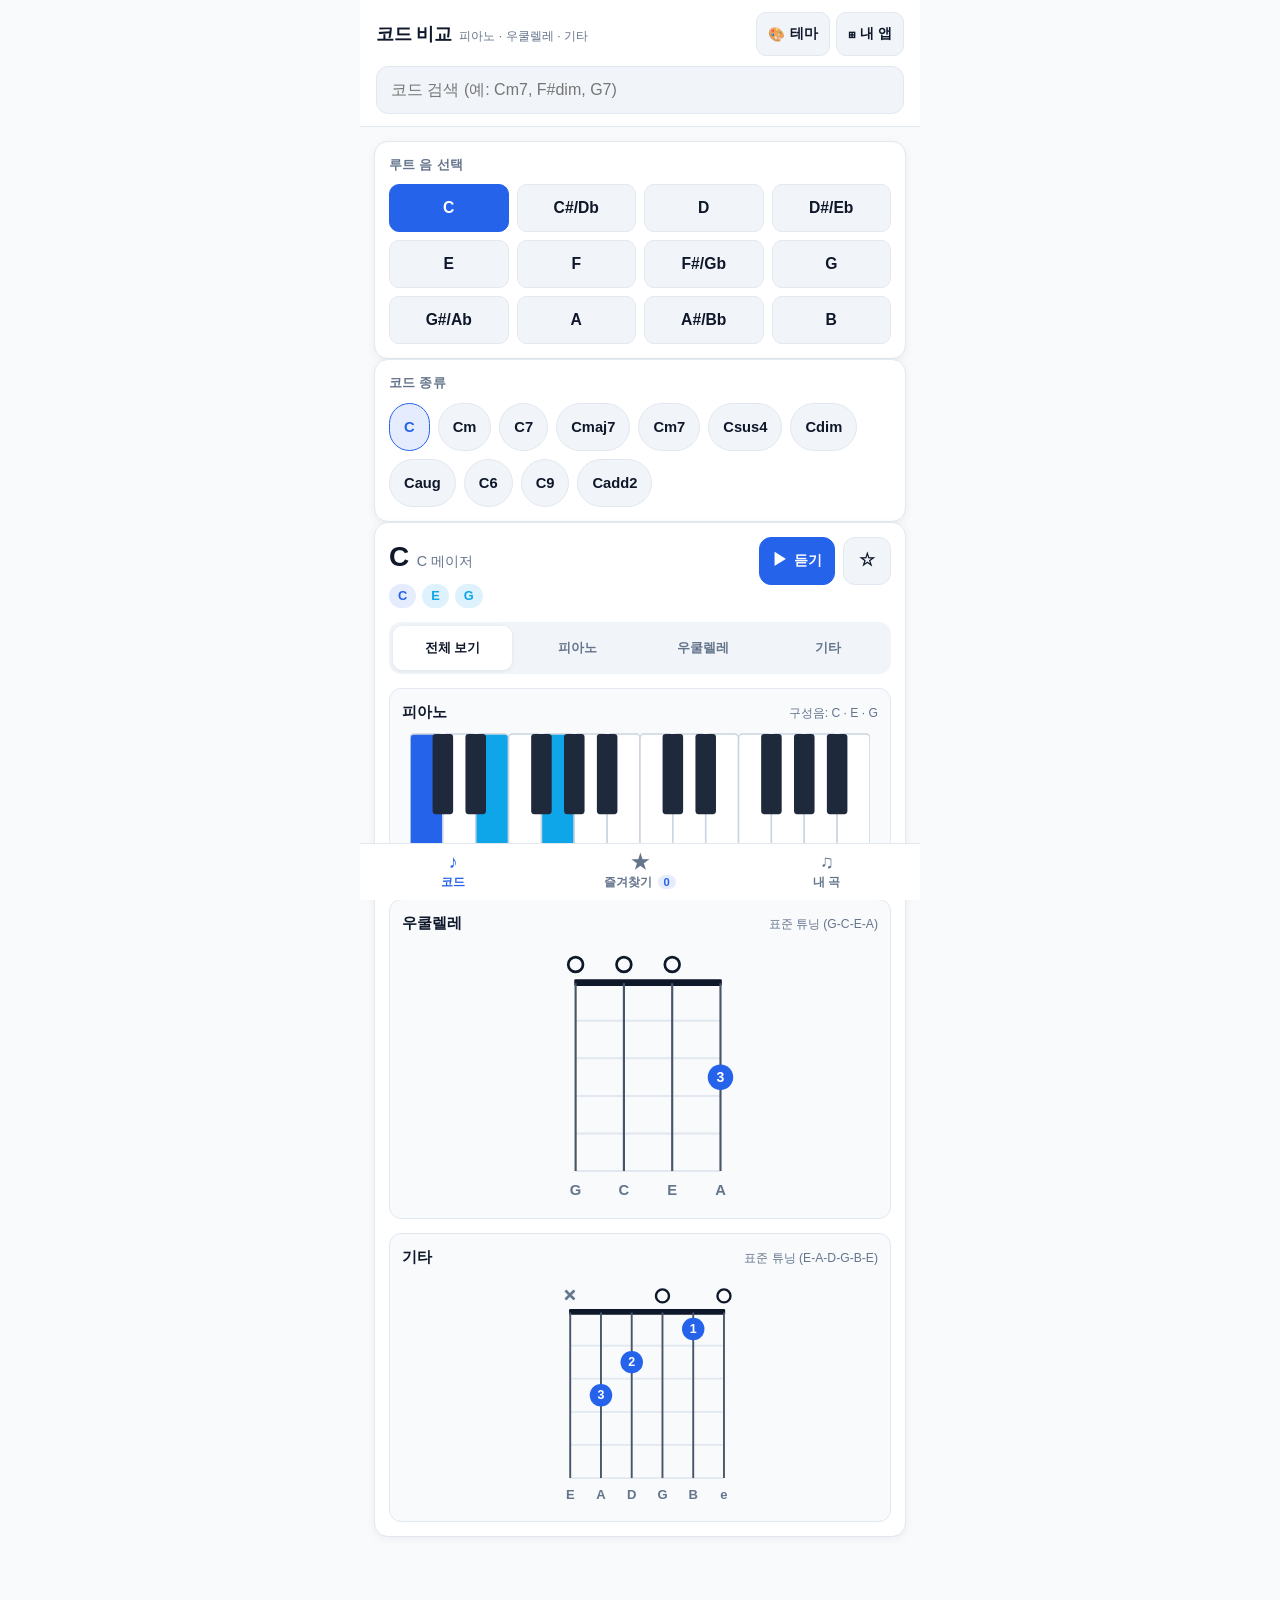
<file: index.html>
<!DOCTYPE html>
<html lang="ko">
<head>
  <meta charset="UTF-8">
  <meta name="viewport" content="width=device-width, initial-scale=1.0, viewport-fit=cover">
  <meta name="description" content="피아노, 우쿨렐레, 기타 코드를 한 화면에서 비교해 보는 모바일 우선 웹앱">
  <meta name="theme-color" media="(prefers-color-scheme: light)" content="#ffffff">
  <meta name="theme-color" media="(prefers-color-scheme: dark)" content="#0f172a">
  <meta name="apple-mobile-web-app-capable" content="yes">
  <meta name="apple-mobile-web-app-status-bar-style" content="default">
  <title>코드 비교 · 피아노 · 우쿨렐레 · 기타</title>
  <link rel="manifest" href="./manifest.json">
  <link rel="icon" href="./icons/icon.svg" type="image/svg+xml">
  <link rel="apple-touch-icon" href="./icons/icon-192.png">
  <link rel="stylesheet" href="./css/style.css">
</head>
<body>
  <div class="app-shell">
    <header class="app-header">
      <div class="header-top">
        <div class="header-title-group">
          <img class="usagi-only usagi-header-avatar" src="./assets/usagi-face.png" alt="" aria-hidden="true">
          <h1 class="app-title">코드 비교</h1>
          <span class="app-subtitle">피아노 · 우쿨렐레 · 기타</span>
        </div>
        <div class="header-actions">
          <button
            id="btn-theme"
            class="launcher-btn"
            type="button"
            aria-label="테마 선택"
            aria-haspopup="dialog"
            aria-expanded="false"
          >
            <span id="theme-btn-icon" aria-hidden="true">🎨</span>
            <img id="theme-btn-usagi" class="theme-btn-usagi" src="./assets/usagi-face.png" alt="" hidden aria-hidden="true">
            <span class="launcher-label">테마</span>
          </button>
          <button
            id="btn-app-launcher"
            class="launcher-btn"
            type="button"
            aria-label="내 다른 앱 바로가기"
            aria-haspopup="dialog"
            aria-expanded="false"
          >
            <span aria-hidden="true">⊞</span>
            <span class="launcher-label">내 앱</span>
          </button>
        </div>
      </div>
      <div class="search-wrap">
        <label class="sr-only" for="chord-search">코드 검색</label>
        <input
          id="chord-search"
          class="search-input"
          type="search"
          inputmode="text"
          autocomplete="off"
          autocapitalize="off"
          spellcheck="false"
          placeholder="코드 검색 (예: Cm7, F#dim, G7)"
        >
        <div id="search-results" class="search-results" hidden role="listbox" aria-label="검색 결과"></div>
      </div>
    </header>

    <main class="app-main">
      <!-- 코드 탐색 탭 -->
      <section id="view-chords" class="tab-view active" aria-label="코드 찾기">
        <div class="usagi-only usagi-banner" aria-hidden="true">
          <img class="usagi-banner-img" src="./assets/usagi-cheer.png" alt="">
          <span class="usagi-banner-text">우사기와 함께 신나는 코드 연습! ♪</span>
          <img class="usagi-banner-img" src="./assets/usagi-dance.png" alt="">
        </div>

        <section class="panel" aria-labelledby="root-heading">
          <h2 id="root-heading" class="section-label">루트 음 선택</h2>
          <div id="root-grid" class="root-grid" role="group" aria-label="12음 루트 선택"></div>
        </section>

        <section class="panel" aria-labelledby="type-heading">
          <h2 id="type-heading" class="section-label">코드 종류</h2>
          <div id="type-list" class="type-list" role="group" aria-label="코드 종류 선택"></div>
        </section>

        <section id="chord-detail" class="detail-card" aria-live="polite">
          <div class="detail-header">
            <div class="detail-title-group">
              <div class="detail-symbol-row">
                <h2 id="detail-symbol" class="detail-symbol">C</h2>
                <span id="detail-name" class="detail-name">C 메이저</span>
              </div>
              <div id="detail-notes" class="note-pills" aria-label="구성음"></div>
            </div>
            <div class="detail-actions">
              <button id="btn-play" class="icon-btn play-btn" type="button" aria-label="코드 소리 듣기" title="소리 듣기">
                <span aria-hidden="true">▶</span>
                <span class="btn-label">듣기</span>
              </button>
              <button id="btn-favorite" class="icon-btn fav-btn" type="button" aria-label="즐겨찾기 추가" aria-pressed="false" title="즐겨찾기">
                <span id="fav-icon" aria-hidden="true">☆</span>
              </button>
            </div>
          </div>

          <div class="instrument-tabs" role="tablist" aria-label="악기 보기 선택">
            <button class="inst-tab active" type="button" role="tab" aria-selected="true" data-inst="all">전체 보기</button>
            <button class="inst-tab" type="button" role="tab" aria-selected="false" data-inst="piano">피아노</button>
            <button class="inst-tab" type="button" role="tab" aria-selected="false" data-inst="ukulele">우쿨렐레</button>
            <button class="inst-tab" type="button" role="tab" aria-selected="false" data-inst="guitar">기타</button>
          </div>

          <div id="diagrams-container" class="diagrams-container"></div>
        </section>
      </section>

      <!-- 즐겨찾기 탭 -->
      <section id="view-favorites" class="tab-view" hidden aria-label="즐겨찾기">
        <div class="panel">
          <div class="fav-header-row">
            <h2 class="section-label">저장한 코드</h2>
            <span id="fav-total-label" class="fav-total-label">0개</span>
          </div>
          <div id="favorites-list" class="favorites-list"></div>
        </div>
      </section>

      <!-- 내 곡 탭 -->
      <section id="view-songs" class="tab-view" hidden aria-label="내 곡"></section>
    </main>

    <!-- 코드 미리보기 하단 시트 -->
    <div id="chord-sheet-backdrop" class="sheet-backdrop" hidden>
      <div class="bottom-sheet" role="dialog" aria-modal="true" aria-label="코드 운지 상세">
        <div id="chord-sheet-content"></div>
      </div>
    </div>

    <!-- 테마 선택 하단 시트 -->
    <div id="theme-sheet-backdrop" class="sheet-backdrop" hidden>
      <div class="bottom-sheet" role="dialog" aria-modal="true" aria-label="테마 선택">
        <div class="sheet-header">
          <div>
            <h2 class="edit-title">테마 선택</h2>
            <span class="diagram-sub">원하는 분위기를 골라보세요</span>
          </div>
          <button id="theme-close-btn" class="icon-btn" type="button" aria-label="닫기">✕</button>
        </div>
        <div id="theme-options" class="app-links-list">
          <button class="theme-card" type="button" data-theme-choice="default">
            <span class="theme-swatch swatch-default" aria-hidden="true"></span>
            <span class="app-link-info">
              <strong class="app-link-title">기본 (블루)</strong>
              <span class="app-link-sub">시스템 라이트/다크 모드 자동 적용</span>
            </span>
            <span class="theme-check" aria-hidden="true">✓</span>
          </button>
          <button class="theme-card" type="button" data-theme-choice="acoustic">
            <span class="theme-swatch swatch-acoustic" aria-hidden="true"></span>
            <span class="app-link-info">
              <strong class="app-link-title">어쿠스틱 우드 🎸</strong>
              <span class="app-link-sub">따뜻한 통기타 나무·크림 톤</span>
            </span>
            <span class="theme-check" aria-hidden="true">✓</span>
          </button>
          <button class="theme-card" type="button" data-theme-choice="usagi">
            <img class="theme-swatch theme-swatch-img" src="./assets/usagi-face.png" alt="" aria-hidden="true">
            <span class="app-link-info">
              <strong class="app-link-title">우사기 (먼작귀)</strong>
              <span class="app-link-sub">우사기 일러스트 &amp; 버터 옐로우</span>
            </span>
            <span class="theme-check" aria-hidden="true">✓</span>
          </button>
        </div>
      </div>
    </div>

    <!-- 내 앱 바로가기 하단 시트 -->
    <div id="app-launcher-backdrop" class="sheet-backdrop" hidden>
      <div class="bottom-sheet" role="dialog" aria-modal="true" aria-label="내 다른 앱 바로가기">
        <div class="sheet-header">
          <div>
            <h2 class="edit-title">내 다른 앱</h2>
            <span class="diagram-sub">LazyCamper 웹앱 바로가기</span>
          </div>
          <button id="launcher-close-btn" class="icon-btn" type="button" aria-label="닫기">✕</button>
        </div>
        <div class="app-links-list">
          <a class="app-link-card" href="https://lazycamper.github.io/my-car-manager/" target="_blank" rel="noopener noreferrer">
            <span class="app-link-icon" aria-hidden="true">🚗</span>
            <span class="app-link-info">
              <strong class="app-link-title">내 차 관리</strong>
              <span class="app-link-sub">my-car-manager</span>
            </span>
            <span class="app-link-arrow" aria-hidden="true">↗</span>
          </a>
          <a class="app-link-card" href="https://lazycamper.github.io/my-whisky-collection/" target="_blank" rel="noopener noreferrer">
            <span class="app-link-icon" aria-hidden="true">🥃</span>
            <span class="app-link-info">
              <strong class="app-link-title">위스키 컬렉션</strong>
              <span class="app-link-sub">my-whisky-collection</span>
            </span>
            <span class="app-link-arrow" aria-hidden="true">↗</span>
          </a>
        </div>
      </div>
    </div>

    <nav class="bottom-nav" aria-label="하단 메뉴">
      <button class="nav-btn active" type="button" data-tab="chords" aria-current="page">
        <span class="nav-icon" aria-hidden="true">♪</span>
        <span class="nav-text">코드</span>
      </button>
      <button class="nav-btn" type="button" data-tab="favorites">
        <span class="nav-icon" aria-hidden="true">★</span>
        <span class="nav-text">즐겨찾기 <span id="nav-fav-badge" class="nav-badge" hidden>0</span></span>
      </button>
      <button class="nav-btn" type="button" data-tab="songs">
        <span class="nav-icon" aria-hidden="true">♫</span>
        <span class="nav-text">내 곡</span>
      </button>
    </nav>
  </div>

  <script type="module" src="./js/app.js"></script>
</body>
</html>
</file>
<file: css/style.css>
:root {
  --bg: #f8fafc;
  --surface: #ffffff;
  --surface-alt: #f1f5f9;
  --text: #0f172a;
  --text-muted: #64748b;
  --border: #e2e8f0;
  --primary: #2563eb;
  --primary-soft: rgba(37, 99, 235, 0.12);
  --primary-text: #ffffff;
  --accent: #0ea5e9;
  --accent-soft: rgba(14, 165, 233, 0.14);
  --fav: #f59e0b;
  --key-white: #ffffff;
  --key-white-border: #cbd5e1;
  --key-black: #1e293b;
  --fret-wood: #475569;
  --fret-nut: #0f172a;
  --shadow: 0 2px 10px rgba(15, 23, 42, 0.06);
  --radius: 14px;
}

@media (prefers-color-scheme: dark) {
  :root {
    --bg: #0b1120;
    --surface: #111827;
    --surface-alt: #1e293b;
    --text: #f1f5f9;
    --text-muted: #94a3b8;
    --border: #334155;
    --primary: #3b82f6;
    --primary-soft: rgba(59, 130, 246, 0.22);
    --primary-text: #ffffff;
    --accent: #38bdf8;
    --accent-soft: rgba(56, 189, 248, 0.2);
    --fav: #fbbf24;
    --key-white: #e2e8f0;
    --key-white-border: #64748b;
    --key-black: #0f172a;
    --fret-wood: #64748b;
    --fret-nut: #f1f5f9;
    --shadow: 0 2px 12px rgba(0, 0, 0, 0.35);
  }
}

:root[data-theme="acoustic"] {
  --bg: #f6efe4;
  --surface: #fffdf8;
  --surface-alt: #efe5d5;
  --text: #3b2618;
  --text-muted: #7c6250;
  --border: #dfd0bc;
  --primary: #b45309;
  --primary-soft: rgba(180, 83, 9, 0.14);
  --primary-text: #ffffff;
  --accent: #0f766e;
  --accent-soft: rgba(15, 118, 110, 0.14);
  --fav: #d97706;
  --key-white: #fffdf8;
  --key-white-border: #cbb79d;
  --key-black: #3b2618;
  --fret-wood: #78553a;
  --fret-nut: #3b2618;
  --shadow: 0 2px 10px rgba(59, 38, 24, 0.08);
}

:root[data-theme="usagi"] {
  --bg: #fff8db;
  --surface: #ffffff;
  --surface-alt: #fef0b8;
  --text: #4a2c18;
  --text-muted: #8a644b;
  --border: #f3d98b;
  --primary: #ea8c00;
  --primary-soft: rgba(234, 140, 0, 0.16);
  --primary-text: #ffffff;
  --accent: #f472b6;
  --accent-soft: rgba(244, 114, 182, 0.18);
  --fav: #f59e0b;
  --key-white: #ffffff;
  --key-white-border: #ebd18a;
  --key-black: #5c3a21;
  --fret-wood: #9c6b43;
  --fret-nut: #4a2c18;
  --shadow: 0 3px 12px rgba(234, 140, 0, 0.12);
}

:root[data-theme="usagi"] .app-header {
  background: linear-gradient(180deg, #fff4b8 0%, #ffffff 100%);
}

:root[data-theme="usagi"] body::before {
  content: "";
  position: fixed;
  inset: 0;
  background-image: url("../assets/usagi-face.png");
  background-size: 88px 88px;
  background-repeat: repeat;
  opacity: 0.08;
  pointer-events: none;
  z-index: 0;
}

:root[data-theme="usagi"] .app-shell {
  position: relative;
  z-index: 1;
}

.usagi-only {
  display: none;
}

:root[data-theme="usagi"] .usagi-header-avatar {
  display: inline-block;
  width: 38px;
  height: 38px;
  border-radius: 50%;
  object-fit: cover;
  background: #ffffff;
  border: 2px solid #f59e0b;
  flex-shrink: 0;
}

:root[data-theme="usagi"] .usagi-banner {
  display: flex;
  align-items: center;
  justify-content: space-between;
  gap: 10px;
  padding: 10px 14px;
  border-radius: var(--radius);
  border: 1.5px solid var(--border);
  background: linear-gradient(90deg, #fffbeb 0%, #fff1f2 100%);
  box-shadow: var(--shadow);
}

.usagi-banner-img {
  width: 56px;
  height: 56px;
  border-radius: 14px;
  object-fit: contain;
  background: #ffffff;
  border: 1.5px solid #f3d98b;
  flex-shrink: 0;
}

.usagi-banner-text {
  font-size: 0.92rem;
  font-weight: 800;
  color: #4a2c18;
  text-align: center;
}

.theme-btn-usagi {
  width: 22px;
  height: 22px;
  border-radius: 50%;
  object-fit: cover;
  background: #ffffff;
  border: 1px solid #f59e0b;
}

.theme-btn-usagi[hidden] {
  display: none;
}

:root[data-theme="usagi"] #view-chords > .panel:first-of-type {
  background-image:
    linear-gradient(rgba(255, 255, 255, 0.82), rgba(255, 255, 255, 0.82)),
    url("../assets/usagi-ukulele.jpg");
  background-repeat: no-repeat;
  background-position: right bottom;
  background-size: 185px auto;
}

:root[data-theme="usagi"] #chord-detail {
  background-image:
    linear-gradient(rgba(255, 255, 255, 0.86), rgba(255, 255, 255, 0.86)),
    url("../assets/usagi-friends.png");
  background-repeat: no-repeat;
  background-position: right top;
  background-size: 155px auto;
}

.theme-swatch-img {
  object-fit: cover;
  background: #ffffff;
  padding: 0;
}

*,
*::before,
*::after {
  box-sizing: border-box;
}

html,
body {
  margin: 0;
  padding: 0;
  background: var(--bg);
  color: var(--text);
  font-family: -apple-system, BlinkMacSystemFont, "Apple SD Gothic Neo", "Noto Sans KR", "Segoe UI", sans-serif;
  -webkit-tap-highlight-color: transparent;
  line-height: 1.4;
}

.sr-only {
  position: absolute;
  width: 1px;
  height: 1px;
  overflow: hidden;
  clip: rect(0 0 0 0);
  white-space: nowrap;
}

.app-shell {
  max-width: 560px;
  margin: 0 auto;
  min-height: 100dvh;
  padding-bottom: calc(76px + env(safe-area-inset-bottom));
}

/* Header & Search */
.app-header {
  position: sticky;
  top: 0;
  z-index: 30;
  background: var(--surface);
  border-bottom: 1px solid var(--border);
  padding: 12px 16px;
}

.header-top {
  display: flex;
  align-items: center;
  justify-content: space-between;
  gap: 10px;
  margin-bottom: 10px;
}

.header-title-group {
  display: flex;
  align-items: baseline;
  gap: 8px;
  flex-wrap: wrap;
}

.header-actions {
  display: flex;
  align-items: center;
  gap: 6px;
  flex-shrink: 0;
}

.launcher-btn {
  min-width: 48px;
  min-height: 44px;
  padding: 0 11px;
  border-radius: 10px;
  border: 1.5px solid var(--border);
  background: var(--surface-alt);
  color: var(--text);
  font-size: 0.85rem;
  font-weight: 700;
  display: inline-flex;
  align-items: center;
  justify-content: center;
  gap: 5px;
  cursor: pointer;
  flex-shrink: 0;
}

.launcher-btn:active {
  background: var(--primary-soft);
  border-color: var(--primary);
}

.app-title {
  margin: 0;
  font-size: 1.15rem;
  font-weight: 800;
  letter-spacing: -0.02em;
}

.app-subtitle {
  font-size: 0.78rem;
  color: var(--text-muted);
}

.search-wrap {
  position: relative;
}

.search-input {
  width: 100%;
  min-height: 48px;
  padding: 0 14px;
  border-radius: 12px;
  border: 1.5px solid var(--border);
  background: var(--surface-alt);
  color: var(--text);
  font-size: 1rem;
  outline: none;
  transition: border-color 0.15s ease;
}

.search-input:focus {
  border-color: var(--primary);
}

.search-results {
  position: absolute;
  left: 0;
  right: 0;
  top: calc(100% + 6px);
  background: var(--surface);
  border: 1px solid var(--border);
  border-radius: 12px;
  box-shadow: 0 10px 28px rgba(0, 0, 0, 0.18);
  max-height: 280px;
  overflow-y: auto;
  z-index: 40;
}

.search-item {
  width: 100%;
  min-height: 48px;
  padding: 10px 14px;
  border: 0;
  border-bottom: 1px solid var(--border);
  background: transparent;
  color: var(--text);
  display: flex;
  align-items: center;
  justify-content: space-between;
  font-size: 0.95rem;
  cursor: pointer;
  text-align: left;
}

.search-item:last-child {
  border-bottom: 0;
}

.search-item:active {
  background: var(--primary-soft);
}

.search-item-symbol {
  font-weight: 700;
}

.search-item-name {
  color: var(--text-muted);
  font-size: 0.85rem;
}

/* Main Content */
.app-main {
  padding: 14px 14px 20px;
  display: flex;
  flex-direction: column;
  gap: 14px;
}

.tab-view[hidden] {
  display: none;
}

.panel,
.detail-card {
  background: var(--surface);
  border: 1px solid var(--border);
  border-radius: var(--radius);
  padding: 14px;
  box-shadow: var(--shadow);
}

.section-label {
  margin: 0 0 10px;
  font-size: 0.82rem;
  font-weight: 700;
  color: var(--text-muted);
  letter-spacing: 0.02em;
}

/* 12-Root Grid */
.root-grid {
  display: grid;
  grid-template-columns: repeat(4, 1fr);
  gap: 8px;
}

.root-btn {
  min-height: 48px;
  border-radius: 10px;
  border: 1.5px solid var(--border);
  background: var(--surface-alt);
  color: var(--text);
  font-size: 0.98rem;
  font-weight: 700;
  cursor: pointer;
  transition: all 0.12s ease;
}

.root-btn.active {
  background: var(--primary);
  border-color: var(--primary);
  color: var(--primary-text);
}

/* Chord Type Chips */
.type-list {
  display: flex;
  flex-wrap: wrap;
  gap: 8px;
}

.type-chip {
  min-height: 48px;
  padding: 0 14px;
  border-radius: 999px;
  border: 1.5px solid var(--border);
  background: var(--surface-alt);
  color: var(--text);
  font-size: 0.92rem;
  font-weight: 700;
  cursor: pointer;
  transition: all 0.12s ease;
}

.type-chip.active {
  background: var(--primary-soft);
  border-color: var(--primary);
  color: var(--primary);
}

/* Detail Header */
.detail-header {
  display: flex;
  align-items: flex-start;
  justify-content: space-between;
  gap: 12px;
  margin-bottom: 14px;
}

.detail-symbol-row {
  display: flex;
  align-items: baseline;
  gap: 8px;
  flex-wrap: wrap;
}

.detail-symbol {
  margin: 0;
  font-size: 1.75rem;
  font-weight: 800;
  letter-spacing: -0.02em;
}

.detail-name {
  font-size: 0.9rem;
  color: var(--text-muted);
}

.note-pills {
  display: flex;
  flex-wrap: wrap;
  gap: 6px;
  margin-top: 8px;
}

.note-pill {
  padding: 3px 9px;
  border-radius: 999px;
  font-size: 0.8rem;
  font-weight: 700;
  background: var(--accent-soft);
  color: var(--accent);
}

.note-pill.root-note {
  background: var(--primary-soft);
  color: var(--primary);
}

.detail-actions {
  display: flex;
  gap: 8px;
  flex-shrink: 0;
}

.icon-btn {
  min-width: 48px;
  min-height: 48px;
  padding: 0 12px;
  border-radius: 12px;
  border: 1.5px solid var(--border);
  background: var(--surface-alt);
  color: var(--text);
  font-size: 1rem;
  font-weight: 700;
  display: inline-flex;
  align-items: center;
  justify-content: center;
  gap: 6px;
  cursor: pointer;
}

.play-btn {
  background: var(--primary);
  border-color: var(--primary);
  color: var(--primary-text);
}

.btn-label {
  font-size: 0.85rem;
}

.fav-btn[aria-pressed="true"] {
  color: var(--fav);
  border-color: var(--fav);
  background: rgba(245, 158, 11, 0.14);
}

/* Instrument Tabs */
.instrument-tabs {
  display: grid;
  grid-template-columns: repeat(4, 1fr);
  gap: 6px;
  padding: 4px;
  border-radius: 12px;
  background: var(--surface-alt);
  margin-bottom: 14px;
}

.inst-tab {
  min-height: 44px;
  border: 0;
  border-radius: 9px;
  background: transparent;
  color: var(--text-muted);
  font-size: 0.84rem;
  font-weight: 700;
  cursor: pointer;
}

.inst-tab.active {
  background: var(--surface);
  color: var(--text);
  box-shadow: 0 1px 4px rgba(0, 0, 0, 0.08);
}

/* Diagrams */
.diagrams-container {
  display: flex;
  flex-direction: column;
  gap: 14px;
}

.diagram-card {
  border: 1px solid var(--border);
  border-radius: 12px;
  padding: 12px;
  background: var(--bg);
}

.diagram-card-header {
  display: flex;
  align-items: baseline;
  justify-content: space-between;
  margin-bottom: 10px;
}

.diagram-title {
  margin: 0;
  font-size: 0.95rem;
  font-weight: 700;
}

.diagram-sub {
  font-size: 0.76rem;
  color: var(--text-muted);
}

.svg-wrap {
  display: flex;
  justify-content: center;
  overflow-x: auto;
}

.chord-svg {
  display: block;
  height: auto;
}

.piano-svg {
  width: 100%;
  max-width: 460px;
}

.fretboard-svg {
  width: 100%;
  max-width: 220px;
}

/* Piano SVG Styles */
.piano-key.white {
  fill: var(--key-white);
  stroke: var(--key-white-border);
  stroke-width: 1.5;
}

.piano-key.black {
  fill: var(--key-black);
}

.piano-key.active {
  fill: var(--accent);
}

.piano-key.active.root {
  fill: var(--primary);
}

.piano-label {
  font-size: 10px;
  font-weight: 800;
  fill: #ffffff;
  pointer-events: none;
}

.piano-label.black-label {
  font-size: 8.5px;
}

/* Fretboard SVG Styles */
.fret-nut {
  fill: var(--fret-nut);
}

.fret-line {
  stroke: var(--border);
  stroke-width: 1.5;
}

.string-line {
  stroke: var(--fret-wood);
  stroke-width: 1.6;
}

.fret-base-label {
  font-size: 11px;
  font-weight: 700;
  fill: var(--text-muted);
}

.tuning-label {
  font-size: 11px;
  font-weight: 700;
  fill: var(--text-muted);
}

.marker-mute {
  font-size: 12px;
  font-weight: 800;
  fill: var(--text-muted);
}

.marker-open {
  fill: none;
  stroke: var(--text);
  stroke-width: 2;
}

.barre-bar {
  fill: var(--primary);
  opacity: 0.88;
}

.finger-dot {
  fill: var(--primary);
}

.finger-num {
  font-size: 10.5px;
  font-weight: 800;
  fill: #ffffff;
}

/* Missing Diagram */
.missing-diagram {
  text-align: center;
  padding: 20px 12px;
  color: var(--text-muted);
}

.missing-icon {
  display: inline-block;
  font-size: 1.5rem;
  margin-bottom: 4px;
  opacity: 0.6;
}

.missing-text {
  margin: 0;
  font-weight: 700;
  color: var(--text);
}

.missing-sub {
  margin: 4px 0 0;
  font-size: 0.8rem;
}

/* Favorites View */
.fav-header-row {
  display: flex;
  align-items: center;
  justify-content: space-between;
  margin-bottom: 8px;
}

.fav-header-row .section-label {
  margin: 0;
}

.fav-total-label {
  font-size: 0.82rem;
  color: var(--text-muted);
  font-weight: 600;
}

.favorites-list {
  display: flex;
  flex-direction: column;
  gap: 8px;
}

.fav-row {
  display: flex;
  align-items: center;
  gap: 8px;
  border: 1px solid var(--border);
  border-radius: 12px;
  padding: 6px 8px;
  background: var(--surface-alt);
}

.fav-jump-btn {
  flex: 1;
  min-height: 48px;
  border: 0;
  background: transparent;
  color: var(--text);
  display: flex;
  align-items: center;
  justify-content: space-between;
  padding: 0 8px;
  cursor: pointer;
  text-align: left;
}

.fav-symbol {
  font-size: 1.08rem;
  font-weight: 800;
}

.fav-desc {
  font-size: 0.84rem;
  color: var(--text-muted);
}

.fav-empty {
  text-align: center;
  padding: 36px 16px;
  color: var(--text-muted);
}

/* Bottom Navigation */
.bottom-nav {
  position: fixed;
  left: 0;
  right: 0;
  bottom: 0;
  z-index: 35;
  max-width: 560px;
  margin: 0 auto;
  display: grid;
  grid-template-columns: repeat(3, 1fr);
  background: var(--surface);
  border-top: 1px solid var(--border);
  padding-bottom: env(safe-area-inset-bottom);
}

.nav-btn {
  min-height: 56px;
  border: 0;
  background: transparent;
  color: var(--text-muted);
  display: flex;
  flex-direction: column;
  align-items: center;
  justify-content: center;
  gap: 2px;
  font-size: 0.78rem;
  font-weight: 700;
  cursor: pointer;
}

.nav-btn.active {
  color: var(--primary);
}

.nav-icon {
  font-size: 1.15rem;
  line-height: 1;
}

.nav-badge {
  display: inline-block;
  margin-left: 2px;
  padding: 1px 6px;
  border-radius: 999px;
  font-size: 0.7rem;
  background: var(--primary-soft);
  color: var(--primary);
}

/* --- My Songs / Progression Styles --- */
.primary-btn,
.secondary-btn {
  min-height: 48px;
  padding: 0 14px;
  border-radius: 12px;
  font-size: 0.9rem;
  font-weight: 700;
  cursor: pointer;
  display: inline-flex;
  align-items: center;
  justify-content: center;
  gap: 6px;
}

.primary-btn {
  border: 1.5px solid var(--primary);
  background: var(--primary);
  color: var(--primary-text);
}

.secondary-btn {
  border: 1.5px solid var(--border);
  background: var(--surface-alt);
  color: var(--text);
}

.full-btn {
  width: 100%;
  margin-top: 8px;
}

.danger-btn {
  color: #dc2626;
  border-color: rgba(220, 38, 38, 0.35);
}

.danger-text {
  color: #dc2626;
}

.songs-toolbar {
  display: flex;
  align-items: center;
  justify-content: space-between;
  gap: 8px;
  margin-bottom: 10px;
}

.songs-toolbar .section-label {
  margin: 0;
}

.song-search-input {
  margin-bottom: 10px;
}

.backup-row {
  display: grid;
  grid-template-columns: 1fr 1fr;
  gap: 8px;
}

.songs-list {
  display: flex;
  flex-direction: column;
  gap: 10px;
  margin-top: 12px;
}

.song-card {
  display: flex;
  flex-direction: column;
  gap: 10px;
}

.song-card-main {
  width: 100%;
  min-height: 48px;
  border: 0;
  background: transparent;
  color: var(--text);
  padding: 0;
  text-align: left;
  cursor: pointer;
}

.song-card-top {
  display: flex;
  align-items: center;
  justify-content: space-between;
  gap: 8px;
}

.song-card-title {
  font-size: 1.08rem;
  font-weight: 800;
}

.song-key-badge {
  padding: 2px 8px;
  border-radius: 999px;
  font-size: 0.76rem;
  font-weight: 700;
  background: var(--primary-soft);
  color: var(--primary);
  flex-shrink: 0;
}

.song-card-artist {
  font-size: 0.85rem;
  color: var(--text-muted);
  margin-top: 2px;
}

.song-card-preview {
  font-size: 0.88rem;
  font-weight: 600;
  color: var(--text-muted);
  margin-top: 6px;
}

.song-card-actions {
  display: flex;
  gap: 8px;
  justify-content: flex-end;
}

.song-detail-nav {
  display: flex;
  align-items: center;
  justify-content: space-between;
  gap: 8px;
  margin-bottom: 12px;
}

.song-detail-nav-actions {
  display: flex;
  gap: 8px;
}

.song-detail-title {
  margin: 0;
  font-size: 1.45rem;
  font-weight: 800;
}

.song-detail-meta {
  display: flex;
  align-items: center;
  gap: 8px;
  margin-top: 4px;
  font-size: 0.9rem;
  color: var(--text-muted);
}

.song-detail-memo {
  margin: 10px 0 0;
  padding: 8px 12px;
  border-radius: 10px;
  background: var(--surface-alt);
  font-size: 0.86rem;
  color: var(--text-muted);
}

.transpose-bar {
  display: grid;
  grid-template-columns: 48px 1fr 48px auto;
  gap: 8px;
  margin-top: 14px;
}

.used-chords-wrap {
  display: flex;
  flex-wrap: wrap;
  gap: 8px;
}

.used-chord-chip {
  min-height: 48px;
  padding: 0 14px;
  border-radius: 999px;
  border: 1.5px solid var(--border);
  background: var(--surface-alt);
  color: var(--text);
  font-size: 0.95rem;
  font-weight: 700;
  cursor: pointer;
}

.progression-view {
  display: flex;
  flex-direction: column;
  gap: 10px;
}

.prog-line-card {
  display: flex;
  align-items: flex-start;
  gap: 10px;
  padding: 10px;
  border-radius: 12px;
  background: var(--surface-alt);
}

.prog-line-num {
  min-width: 22px;
  font-size: 0.8rem;
  font-weight: 700;
  color: var(--text-muted);
  padding-top: 14px;
}

.prog-line-chords {
  display: flex;
  flex-wrap: wrap;
  gap: 8px;
  flex: 1;
}

.prog-chord-btn {
  min-width: 56px;
  min-height: 52px;
  padding: 0 14px;
  border-radius: 10px;
  border: 1.5px solid var(--border);
  background: var(--surface);
  color: var(--text);
  font-size: 1.15rem;
  font-weight: 800;
  cursor: pointer;
}

.invalid-chord {
  border-color: #dc2626 !important;
  background: rgba(220, 38, 38, 0.12) !important;
  color: #dc2626 !important;
}

/* Edit Form */
.edit-title {
  margin: 0;
  font-size: 1.05rem;
  font-weight: 800;
}

.form-grid {
  display: flex;
  flex-direction: column;
  gap: 10px;
}

.form-row-2 {
  display: grid;
  grid-template-columns: 1fr 1fr;
  gap: 8px;
}

.form-field {
  display: flex;
  flex-direction: column;
  gap: 4px;
}

.field-label {
  font-size: 0.8rem;
  font-weight: 700;
  color: var(--text-muted);
}

.prog-textarea {
  width: 100%;
  padding: 10px 12px;
  border-radius: 12px;
  border: 1.5px solid var(--border);
  background: var(--surface-alt);
  color: var(--text);
  font-family: inherit;
  font-size: 0.95rem;
  resize: vertical;
}

.picker-row {
  display: grid;
  grid-template-columns: 1fr 1.2fr auto;
  gap: 8px;
}

.picker-select {
  min-width: 0;
}

.validation-banner {
  padding: 10px 12px;
  border-radius: 10px;
  background: rgba(220, 38, 38, 0.12);
  border: 1px solid rgba(220, 38, 38, 0.4);
  color: #dc2626;
  font-size: 0.86rem;
  margin-bottom: 10px;
}

.edit-lines {
  display: flex;
  flex-direction: column;
  gap: 10px;
}

.edit-line-card {
  border: 1.5px solid var(--border);
  border-radius: 12px;
  padding: 10px;
  background: var(--surface-alt);
}

.edit-line-card.selected-line {
  border-color: var(--primary);
}

.edit-line-header {
  display: flex;
  align-items: center;
  justify-content: space-between;
  gap: 8px;
  margin-bottom: 8px;
}

.line-select-btn {
  min-height: 40px;
  border: 0;
  background: transparent;
  color: var(--text);
  font-size: 0.85rem;
  font-weight: 700;
  cursor: pointer;
  padding: 0 4px;
}

.line-order-btns {
  display: flex;
  gap: 4px;
}

.mini-btn {
  min-width: 40px;
  min-height: 40px;
  border-radius: 8px;
  border: 1px solid var(--border);
  background: var(--surface);
  color: var(--text);
  font-weight: 700;
  cursor: pointer;
}

.edit-chord-chips {
  display: flex;
  flex-wrap: wrap;
  gap: 8px;
}

.edit-chord-chip {
  display: inline-flex;
  align-items: center;
  border: 1.5px solid var(--border);
  border-radius: 10px;
  background: var(--surface);
  padding-left: 10px;
  overflow: hidden;
}

.edit-chord-text {
  font-weight: 800;
  font-size: 0.95rem;
  margin-right: 4px;
}

.chip-ctrl-btn {
  min-width: 34px;
  min-height: 44px;
  border: 0;
  border-left: 1px solid var(--border);
  background: transparent;
  color: var(--text-muted);
  font-weight: 700;
  cursor: pointer;
}

/* Bottom Sheet */
.sheet-backdrop {
  position: fixed;
  inset: 0;
  z-index: 60;
  background: rgba(15, 23, 42, 0.55);
  display: flex;
  align-items: flex-end;
  justify-content: center;
}

.sheet-backdrop[hidden] {
  display: none;
}

.bottom-sheet {
  width: 100%;
  max-width: 560px;
  max-height: 85dvh;
  overflow-y: auto;
  background: var(--surface);
  border-top-left-radius: 20px;
  border-top-right-radius: 20px;
  padding: 16px 16px calc(20px + env(safe-area-inset-bottom));
  box-shadow: 0 -8px 30px rgba(0, 0, 0, 0.22);
}

.sheet-header {
  display: flex;
  align-items: flex-start;
  justify-content: space-between;
  gap: 8px;
  margin-bottom: 8px;
}

.app-links-list {
  display: flex;
  flex-direction: column;
  gap: 10px;
  margin-top: 12px;
}

.app-link-card {
  min-height: 64px;
  padding: 12px 14px;
  border-radius: 14px;
  border: 1.5px solid var(--border);
  background: var(--surface-alt);
  color: var(--text);
  text-decoration: none;
  display: flex;
  align-items: center;
  gap: 12px;
}

.app-link-card:active {
  background: var(--primary-soft);
  border-color: var(--primary);
}

.app-link-icon {
  width: 42px;
  height: 42px;
  border-radius: 10px;
  background: var(--surface);
  border: 1px solid var(--border);
  display: inline-flex;
  align-items: center;
  justify-content: center;
  font-size: 1.35rem;
  flex-shrink: 0;
}

.app-link-info {
  flex: 1;
  display: flex;
  flex-direction: column;
  gap: 2px;
}

.app-link-title {
  font-size: 1rem;
  font-weight: 800;
}

.app-link-sub {
  font-size: 0.78rem;
  color: var(--text-muted);
}

.app-link-arrow {
  font-size: 1.1rem;
  font-weight: 800;
  color: var(--text-muted);
}

/* Theme Picker Cards */
.theme-card {
  width: 100%;
  min-height: 64px;
  padding: 12px 14px;
  border-radius: 14px;
  border: 1.5px solid var(--border);
  background: var(--surface-alt);
  color: var(--text);
  display: flex;
  align-items: center;
  gap: 12px;
  text-align: left;
  cursor: pointer;
}

.theme-card.active {
  border-color: var(--primary);
  background: var(--primary-soft);
}

.theme-swatch {
  width: 42px;
  height: 42px;
  border-radius: 12px;
  border: 2px solid var(--border);
  display: inline-flex;
  align-items: center;
  justify-content: center;
  font-size: 1.25rem;
  flex-shrink: 0;
}

.swatch-default {
  background: linear-gradient(135deg, #2563eb 50%, #f8fafc 50%);
}

.swatch-acoustic {
  background: linear-gradient(135deg, #b45309 50%, #f6efe4 50%);
}

.swatch-usagi {
  background: linear-gradient(135deg, #fde047 55%, #f9a8d4 100%);
}

.theme-check {
  font-size: 1.1rem;
  font-weight: 800;
  color: var(--primary);
  opacity: 0;
}

.theme-card.active .theme-check {
  opacity: 1;
}
</file>
